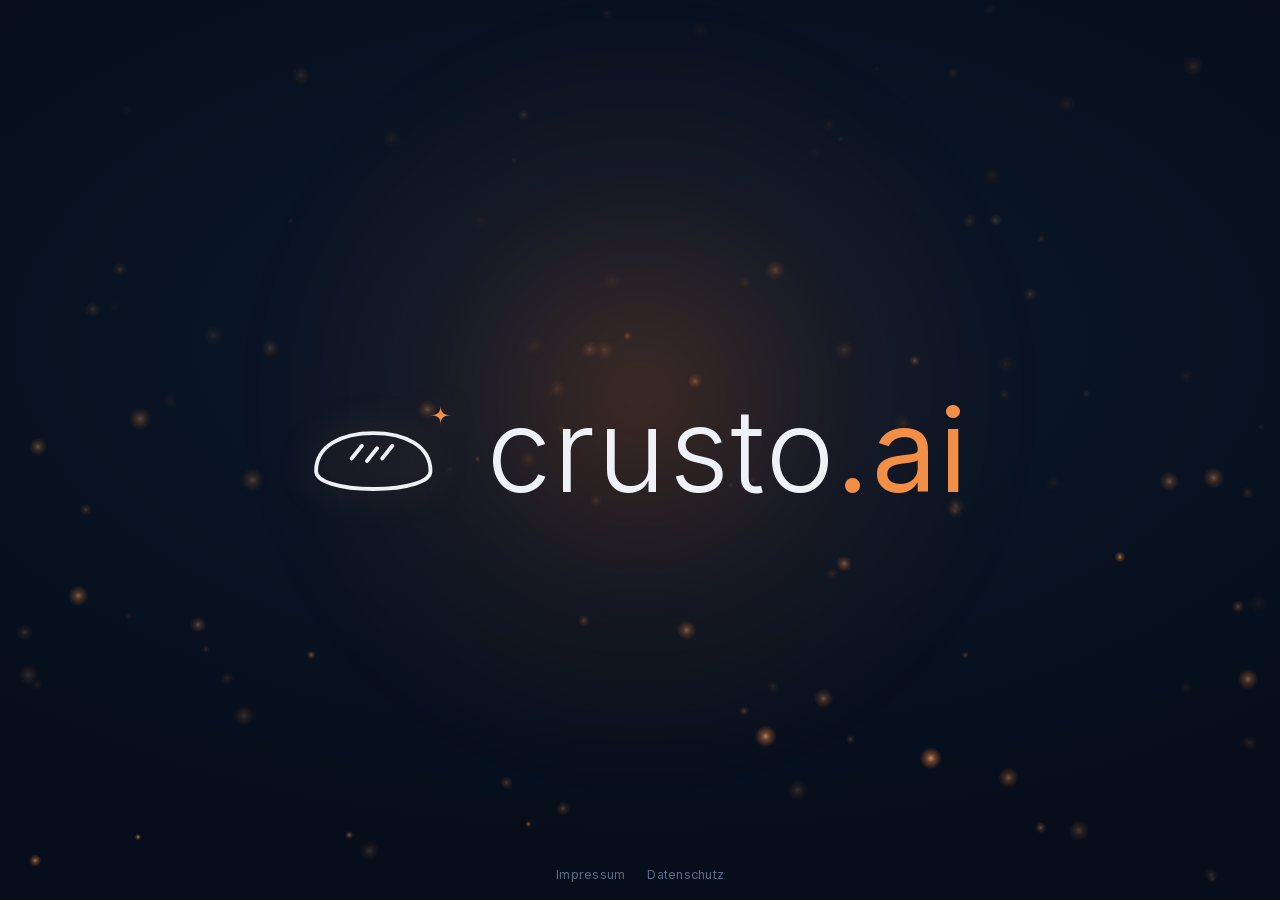
<file: index.html>
<!doctype html>
<html lang="de">
<head>
<meta charset="utf-8">
<meta name="viewport" content="width=device-width, initial-scale=1, viewport-fit=cover">
<!-- GitHub Pages kann keine eigenen Antwort-Header setzen; CSP und Referrer-Policy daher als Meta (frame-ancestors/X-Frame-Options gehen so nicht) -->
<meta http-equiv="Content-Security-Policy" content="default-src 'self'; script-src 'self' 'unsafe-inline'; style-src 'self' 'unsafe-inline'; font-src 'self'; img-src 'self' data:; base-uri 'self'; form-action 'none'">
<meta name="referrer" content="strict-origin-when-cross-origin">
<title>crusto.ai</title>
<meta name="description" content="crusto.ai – das Filial-Backoffice für Bäckereien.">
<meta name="theme-color" content="#060E1B">
<meta property="og:title" content="crusto.ai">
<meta property="og:description" content="Das Filial-Backoffice für Bäckereien.">
<meta property="og:url" content="https://crusto.ai/">
<meta property="og:type" content="website">
<meta property="og:image" content="https://crusto.ai/og-image.png">
<meta property="og:image:width" content="1200">
<meta property="og:image:height" content="630">
<meta property="og:image:alt" content="crusto.ai">
<meta name="twitter:card" content="summary_large_image">
<link rel="icon" href="favicon.ico" sizes="any">
<link rel="icon" href="favicon.svg" type="image/svg+xml">
<link rel="apple-touch-icon" href="apple-touch-icon.png">
<link rel="manifest" href="site.webmanifest">
<link rel="preload" href="fonts/inter-latin-var.woff2" as="font" type="font/woff2" crossorigin>
<style>
  /* Inter lokal statt von Google-Servern (DSGVO) — variable Schrift, Gewichte 100–900 */
  @font-face {
    font-family: "Inter";
    src: url("fonts/inter-latin-var.woff2") format("woff2");
    font-weight: 100 900; font-style: normal; font-display: swap;
  }
  /* Bewusst nur ein Look: Nacht-Navy mit Ofenglut. Farben aus DESIGN.md (Navy 950/800, Akzent 400/500). */
  :root {
    color-scheme: dark;
    --bg: #060E1B;
    --bg-2: #0B182C;
    --ink: #EEF1F6;
    --muted: #7D92B3;
    --accent: #F28E46;
    --accent-deep: #EF6D10;
    --f-sans: "Inter", ui-sans-serif, system-ui, -apple-system, "Segoe UI", sans-serif;
  }
  html, body { height: 100%; }
  body {
    margin: 0;
    background: radial-gradient(120% 90% at 50% 38%, var(--bg-2) 0%, var(--bg) 62%);
    background-color: var(--bg);
    color: var(--ink);
    font-family: var(--f-sans);
    font-feature-settings: "cv02", "cv03", "cv04", "cv11";
    -webkit-font-smoothing: antialiased;
    overflow: hidden;
  }
  canvas { position: fixed; inset: 0; width: 100%; height: 100%; display: block; }

  .glow {
    position: fixed; left: 50%; top: 44%; width: min(900px, 140vw); aspect-ratio: 1; max-width: none;
    transform: translate(-50%, -50%);
    background: radial-gradient(circle, rgba(239, 109, 16, .22) 0%, rgba(239, 109, 16, .06) 32%, transparent 62%);
    filter: blur(20px);
    animation: atmen 7s ease-in-out infinite;
    pointer-events: none;
  }
  @keyframes atmen { 50% { transform: translate(-50%, -50%) scale(1.12); opacity: .75; } }

  main {
    position: relative; z-index: 1; height: 100%;
    display: grid; place-items: center; padding-inline: 20px;
  }
  .stack { display: flex; flex-direction: column; align-items: center; gap: clamp(28px, 5vh, 44px); }

  .lockup { display: flex; align-items: center; gap: clamp(14px, 2.4vw, 26px); }
  .mark { width: clamp(84px, 13vw, 150px); height: auto; overflow: visible; color: var(--ink); filter: drop-shadow(0 0 18px rgba(242, 142, 70, .35)); }
  .wordmark {
    font-weight: 300; letter-spacing: .02em; line-height: 1;
    font-size: clamp(48px, 9.5vw, 116px);
    animation: auf 1s cubic-bezier(.2, .8, .2, 1) backwards 1.1s;
  }
  .wordmark b { font-weight: 400; color: var(--accent); }
  @media (max-width: 460px) { .lockup { flex-direction: column; } }

  .soon { display: flex; flex-direction: column; align-items: center; gap: 18px; }
  .line { width: clamp(120px, 22vw, 220px); height: 1px; background: rgba(125, 146, 179, .25); position: relative; overflow: hidden; animation: breit .9s cubic-bezier(.2, .8, .2, 1) backwards 1.9s; }
  .line::after { content: ""; position: absolute; inset: 0; width: 40%; background: linear-gradient(90deg, transparent, var(--accent), transparent); animation: lauf 2.6s ease-in-out infinite 2.8s; transform: translateX(-100%); }
  @keyframes breit { from { transform: scaleX(0); } }
  @keyframes lauf { to { transform: translateX(260%); } }

  .label { font-weight: 500; font-size: clamp(12px, 1.3vw, 15px); letter-spacing: .5em; margin-right: -.5em; text-transform: uppercase; color: var(--muted); display: flex; }
  .label span { display: inline-block; animation: auf .7s cubic-bezier(.2, .8, .2, 1) backwards; animation-delay: calc(2.1s + var(--i) * 55ms); }
  .label .gap { width: .6em; }
  @keyframes auf { from { opacity: 0; transform: translateY(10px); filter: blur(6px); } }

  /* Laib zeichnet sich, Einschnitte folgen, Stern springt auf und funkelt danach in Ruhe weiter */
  .draw { stroke-dasharray: 1; stroke-dashoffset: 0; animation: zeichnen 1.4s cubic-bezier(.65, 0, .35, 1) backwards .2s; }
  .c1 { animation-duration: .35s; animation-delay: 1.25s; }
  .c2 { animation-duration: .35s; animation-delay: 1.38s; }
  .c3 { animation-duration: .35s; animation-delay: 1.51s; }
  @keyframes zeichnen { from { stroke-dashoffset: 1; } }
  .sparkle { transform-origin: 118px 16px; transform-box: view-box; animation: pop .6s cubic-bezier(.3, 1.6, .5, 1) backwards 1.7s, funkeln 4s ease-in-out infinite 3s; }
  @keyframes pop { from { transform: scale(0) rotate(-60deg); opacity: 0; } }
  @keyframes funkeln { 0%, 80%, 100% { transform: scale(1) rotate(0); } 88% { transform: scale(1.35) rotate(45deg); } }

  .legal {
    position: fixed; left: 0; right: 0; bottom: 0; z-index: 2;
    display: flex; justify-content: center; gap: 22px;
    padding: 0 16px calc(18px + env(safe-area-inset-bottom, 0px));
    font-size: 12.5px; letter-spacing: .02em;
  }
  .legal a { color: rgba(125, 146, 179, .7); text-decoration: none; transition: color .15s; }
  .legal a:hover, .legal a:focus-visible { color: var(--ink); }

  @media (prefers-reduced-motion: reduce) {
    *, *::before, *::after { animation: none !important; }
  }
</style>

</head>
<body>
<canvas id="glut" aria-hidden="true"></canvas>
<div class="glow" aria-hidden="true"></div>

<main>
  <div class="stack">
    <h1 class="lockup" aria-label="crusto.ai" style="margin:0;font-size:inherit">
      <!-- Pfade wörtlich aus CrustoAiLogo.tsx (viewBox 16 4 118 78) -->
      <svg class="mark" viewBox="16 4 118 78" aria-hidden="true">
        <g fill="none" stroke="currentColor" stroke-width="3" stroke-linecap="round" stroke-linejoin="round">
          <path class="draw" pathLength="1" d="M20 60 C20 40 40 30 65 30 C90 30 110 40 110 60 C110 68 92 74 65 74 C38 74 20 68 20 60 Z"/>
          <path class="draw c1" pathLength="1" d="M48 50 L56 40"/>
          <path class="draw c2" pathLength="1" d="M60 52 L68 42"/>
          <path class="draw c3" pathLength="1" d="M72 50 L80 40"/>
        </g>
        <path class="sparkle" fill="#F28E46" d="M118 8 C118 14 120 16 127 16 C120 16 118 18 118 24 C118 18 116 16 109 16 C116 16 118 14 118 8 Z"/>
      </svg>
      <span class="wordmark" aria-hidden="true">crusto<b>.ai</b></span>
    </h1>
  </div>
</main>

<footer class="legal">
  <a href='/impressum'>Impressum</a>
  <a href='/datenschutz'>Datenschutz</a>
</footer>

<script>
  // Aufsteigende Glutfunken: wenige, langsam, mit leichtem Seitenwind. Folgt der Maus ein wenig.
  (function () {
    var still = window.matchMedia && window.matchMedia('(prefers-reduced-motion: reduce)').matches;
    var c = document.getElementById('glut'), ctx = c.getContext('2d');
    var dpr = Math.min(window.devicePixelRatio || 1, 2), W = 0, H = 0, funken = [], mx = 0.5;
    function groesse() {
      W = c.clientWidth; H = c.clientHeight;
      c.width = W * dpr; c.height = H * dpr; ctx.setTransform(dpr, 0, 0, dpr, 0, 0);
    }
    function neu(zufallsHoehe) {
      return {
        x: Math.random() * W,
        y: zufallsHoehe ? Math.random() * H : H + 10,
        r: 0.6 + Math.random() * 1.8,
        v: 0.15 + Math.random() * 0.45,
        phase: Math.random() * Math.PI * 2,
        leben: 0.35 + Math.random() * 0.65
      };
    }
    function start() {
      groesse();
      var anzahl = Math.round(Math.min(140, (W * H) / 11000));
      funken = [];
      for (var i = 0; i < anzahl; i++) funken.push(neu(true));
    }
    function bild(t) {
      ctx.clearRect(0, 0, W, H);
      ctx.globalCompositeOperation = 'lighter';
      for (var i = 0; i < funken.length; i++) {
        var f = funken[i];
        f.y -= f.v;
        f.x += Math.sin(t / 1800 + f.phase) * 0.25 + (mx - 0.5) * 0.35 * f.v;
        if (f.y < -10) funken[i] = f = neu(false);
        var hoehe = 1 - f.y / H;                       // oben verglühen
        var a = Math.max(0, f.leben * (1 - hoehe * 0.9)) * (0.6 + 0.4 * Math.sin(t / 300 + f.phase));
        var g = ctx.createRadialGradient(f.x, f.y, 0, f.x, f.y, f.r * 5);
        g.addColorStop(0, 'rgba(255, 190, 130,' + a.toFixed(3) + ')');
        g.addColorStop(0.35, 'rgba(242, 142, 70,' + (a * 0.55).toFixed(3) + ')');
        g.addColorStop(1, 'rgba(239, 109, 16, 0)');
        ctx.fillStyle = g;
        ctx.beginPath(); ctx.arc(f.x, f.y, f.r * 5, 0, Math.PI * 2); ctx.fill();
      }
      ctx.globalCompositeOperation = 'source-over';
      if (!still) requestAnimationFrame(bild);
    }
    window.addEventListener('resize', start);
    window.addEventListener('pointermove', function (e) { mx = e.clientX / (W || 1); });
    start();
    requestAnimationFrame(bild);
  })();
</script>

</body>
</html>
</file>
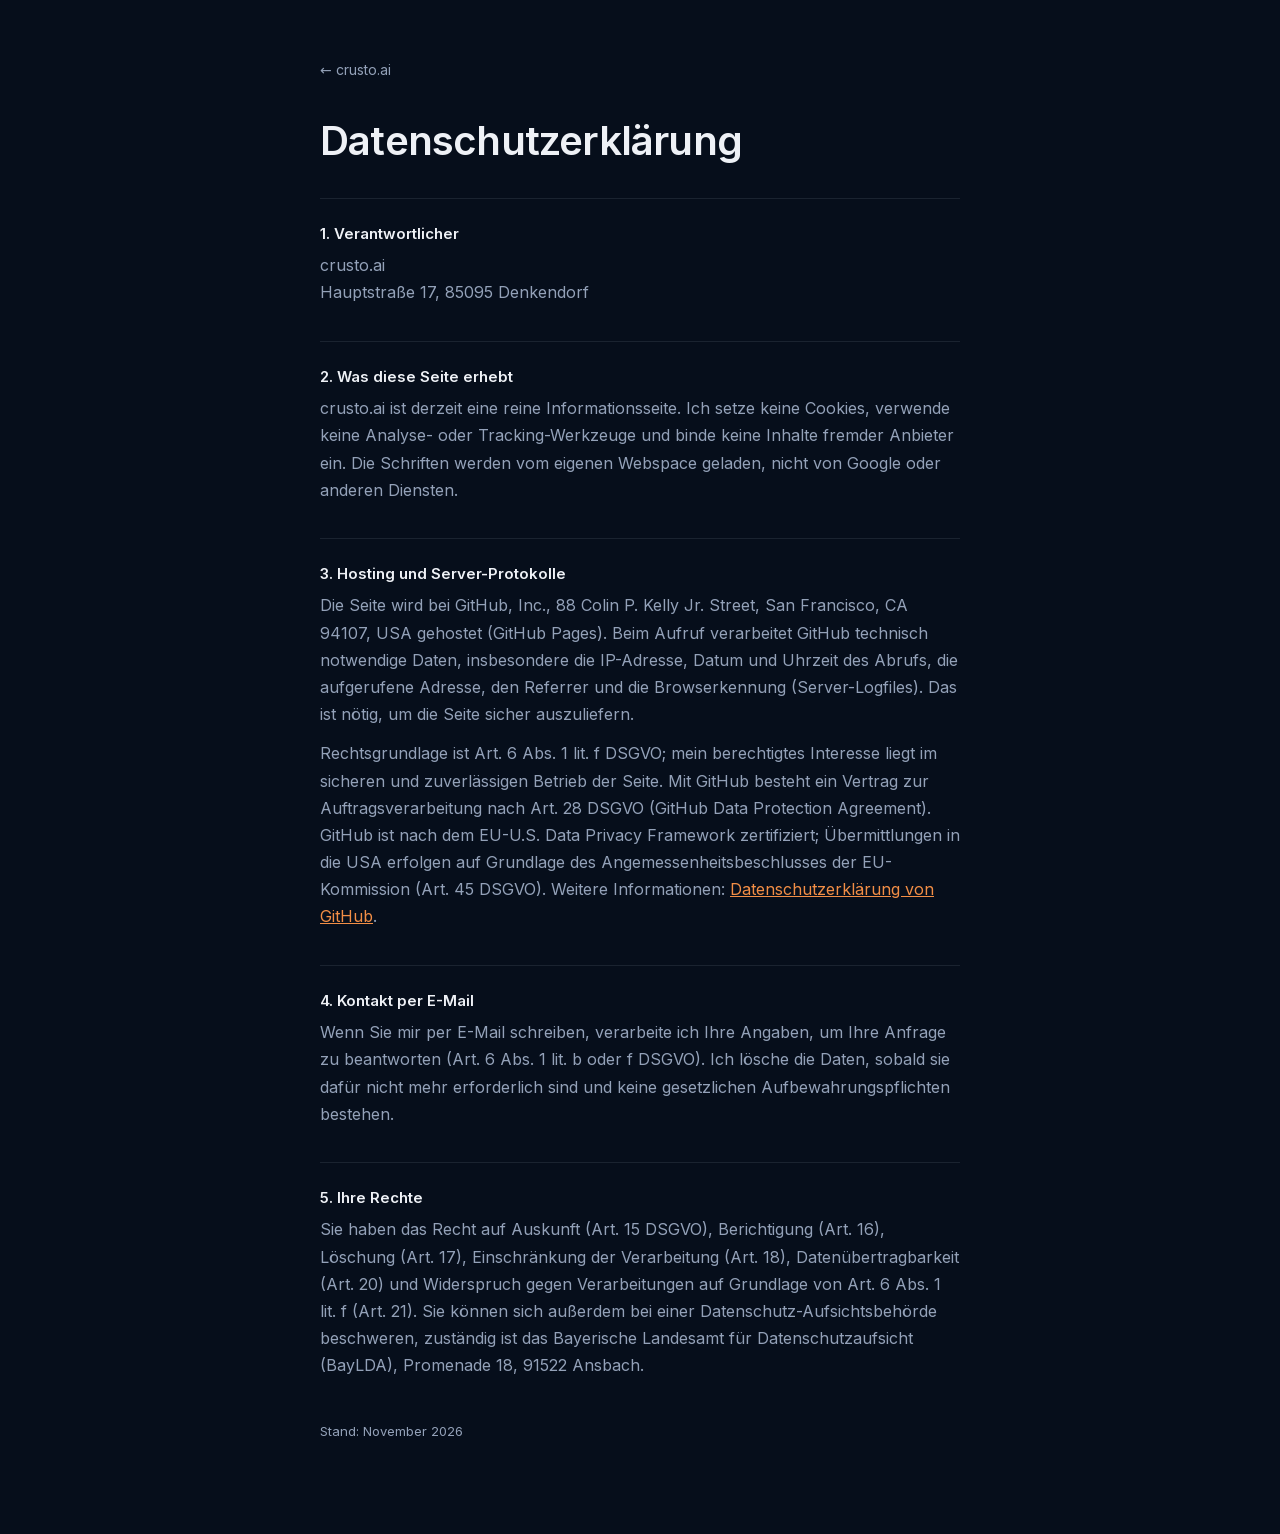
<file: datenschutz.html>
<!doctype html>
<html lang="de">
<head>
<meta charset="utf-8">
<meta name="viewport" content="width=device-width, initial-scale=1, viewport-fit=cover">
<meta http-equiv="Content-Security-Policy" content="default-src 'self'; script-src 'self' 'unsafe-inline'; style-src 'self' 'unsafe-inline'; font-src 'self'; img-src 'self' data:; base-uri 'self'; form-action 'none'">
<meta name="referrer" content="strict-origin-when-cross-origin">
<title>Datenschutz – crusto.ai</title>
<meta name="robots" content="noindex">
<meta name="theme-color" content="#060E1B">
<link rel="icon" href="favicon.ico" sizes="any">
<link rel="icon" href="favicon.svg" type="image/svg+xml">
<link rel="apple-touch-icon" href="apple-touch-icon.png">
<link rel="manifest" href="site.webmanifest">
<link rel="stylesheet" href="rechtliches.css">
</head>
<body>
<main>
  <a class="back" href="./">← crusto.ai</a>
  <h1>Datenschutzerklärung</h1>

  <!--
    VORLAGE – passt zum aktuellen Stand der Seite (reine Infoseite, keine Formulare,
    keine Cookies, kein Tracking, Schriften lokal, Hosting bei GitHub Pages).
    04.11.2026: Abschnitt 3 von Netlify auf GitHub Pages umgeschrieben (Umzug wegen
    eingeblendeter Netlify-Leiste). Vor dem Livegang rechtlich prüfen lassen. Name/E-Mail des Verantwortlichen auf Wunsch
    weggelassen (Art. 13 DSGVO verlangt Kontaktdaten – nachtragen empfohlen).
    Kommt später ein Formular, eine Anmeldung oder ein Analyse-Werkzeug dazu,
    muss diese Erklärung erweitert werden.
  -->

  <h2>1. Verantwortlicher</h2>
  <p>
    crusto.ai<br>
    Hauptstraße 17, 85095 Denkendorf
  </p>

  <h2>2. Was diese Seite erhebt</h2>
  <p>crusto.ai ist derzeit eine reine Informationsseite. Ich setze keine Cookies, verwende keine Analyse- oder Tracking-Werkzeuge und binde keine Inhalte fremder Anbieter ein. Die Schriften werden vom eigenen Webspace geladen, nicht von Google oder anderen Diensten.</p>

  <h2>3. Hosting und Server-Protokolle</h2>
  <p>Die Seite wird bei GitHub, Inc., 88 Colin P. Kelly Jr. Street, San Francisco, CA 94107, USA gehostet (GitHub Pages). Beim Aufruf verarbeitet GitHub technisch notwendige Daten, insbesondere die IP-Adresse, Datum und Uhrzeit des Abrufs, die aufgerufene Adresse, den Referrer und die Browserkennung (Server-Logfiles). Das ist nötig, um die Seite sicher auszuliefern.</p>
  <p>Rechtsgrundlage ist Art. 6 Abs. 1 lit. f DSGVO; mein berechtigtes Interesse liegt im sicheren und zuverlässigen Betrieb der Seite. Mit GitHub besteht ein Vertrag zur Auftragsverarbeitung nach Art. 28 DSGVO (GitHub Data Protection Agreement). GitHub ist nach dem EU-U.S. Data Privacy Framework zertifiziert; Übermittlungen in die USA erfolgen auf Grundlage des Angemessenheitsbeschlusses der EU-Kommission (Art. 45 DSGVO). Weitere Informationen: <a href="https://docs.github.com/de/site-policy/privacy-policies/github-general-privacy-statement">Datenschutzerklärung von GitHub</a>.</p>

  <h2>4. Kontakt per E-Mail</h2>
  <p>Wenn Sie mir per E-Mail schreiben, verarbeite ich Ihre Angaben, um Ihre Anfrage zu beantworten (Art. 6 Abs. 1 lit. b oder f DSGVO). Ich lösche die Daten, sobald sie dafür nicht mehr erforderlich sind und keine gesetzlichen Aufbewahrungspflichten bestehen.</p>

  <h2>5. Ihre Rechte</h2>
  <p>Sie haben das Recht auf Auskunft (Art. 15 DSGVO), Berichtigung (Art. 16), Löschung (Art. 17), Einschränkung der Verarbeitung (Art. 18), Datenübertragbarkeit (Art. 20) und Widerspruch gegen Verarbeitungen auf Grundlage von Art. 6 Abs. 1 lit. f (Art. 21). Sie können sich außerdem bei einer Datenschutz-Aufsichtsbehörde beschweren, zuständig ist das Bayerische Landesamt für Datenschutzaufsicht (BayLDA), Promenade 18, 91522 Ansbach.</p>

  <p class="stand">Stand: November 2026</p>
</main>
</body>
</html>
</file>
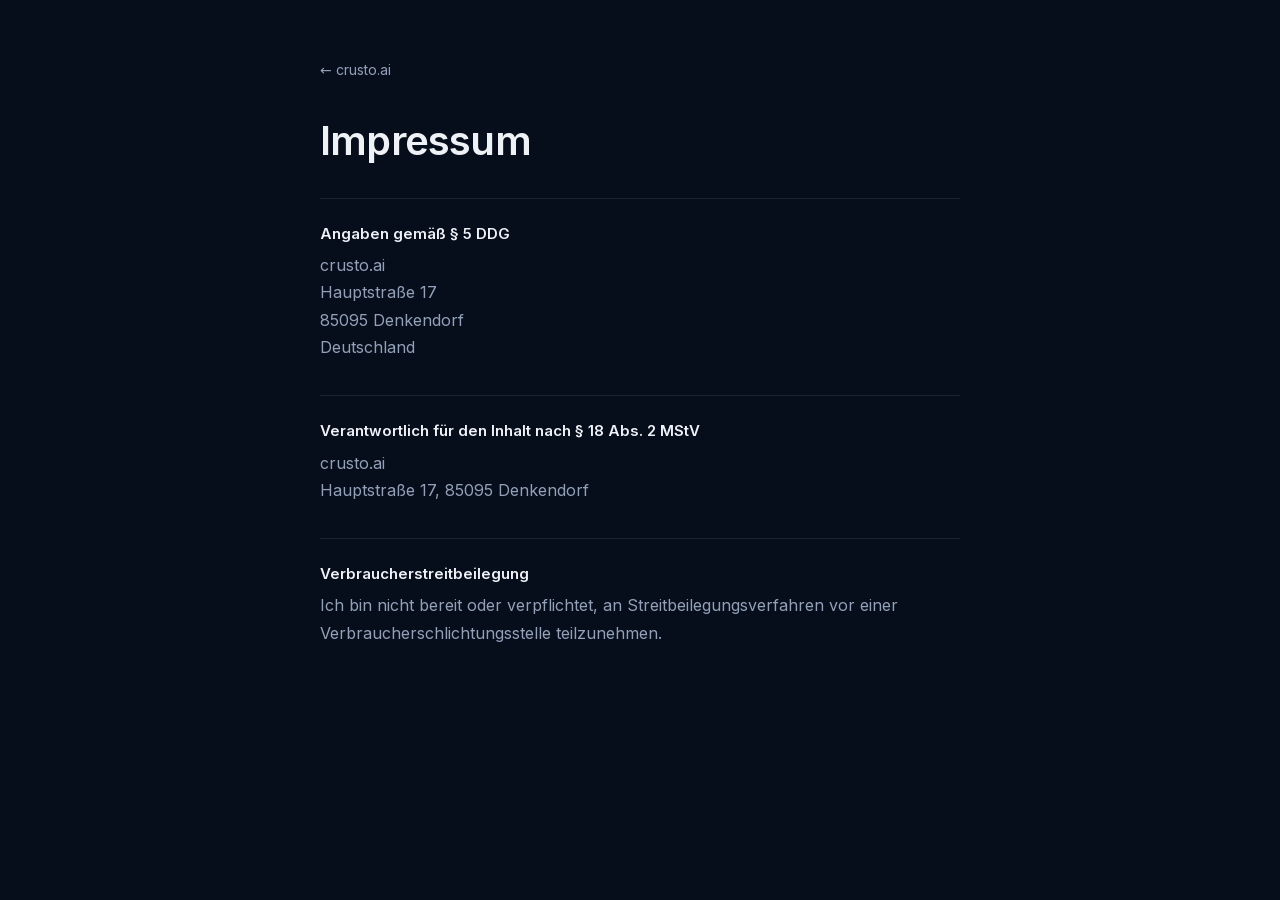
<file: impressum.html>
<!doctype html>
<html lang="de">
<head>
<meta charset="utf-8">
<meta name="viewport" content="width=device-width, initial-scale=1, viewport-fit=cover">
<meta http-equiv="Content-Security-Policy" content="default-src 'self'; script-src 'self' 'unsafe-inline'; style-src 'self' 'unsafe-inline'; font-src 'self'; img-src 'self' data:; base-uri 'self'; form-action 'none'">
<meta name="referrer" content="strict-origin-when-cross-origin">
<title>Impressum – crusto.ai</title>
<meta name="robots" content="noindex">
<meta name="theme-color" content="#060E1B">
<link rel="icon" href="favicon.ico" sizes="any">
<link rel="icon" href="favicon.svg" type="image/svg+xml">
<link rel="apple-touch-icon" href="apple-touch-icon.png">
<link rel="manifest" href="site.webmanifest">
<link rel="stylesheet" href="rechtliches.css">
</head>
<body>
<main>
  <a class="back" href="./">← crusto.ai</a>
  <h1>Impressum</h1>

  <!--
    Betreiber ist eine Privatperson (keine Firma). Pflicht nach § 5 DDG / § 18 MStV:
    vollständiger Vor- und Nachname, ladungsfähige Anschrift, schnelle elektronische
    Kontaktaufnahme (E-Mail) plus ein zweiter direkter Weg (i. d. R. Telefon).
    ACHTUNG (27.09.2026): Name und Kontakt wurden auf Wunsch weggelassen. Ohne Vor- und
    Nachname und ohne E-Mail ist das Impressum nach § 5 DDG unvollständig (abmahnfähig).
  -->

  <h2>Angaben gemäß § 5 DDG</h2>
  <p>
    crusto.ai<br>
    Hauptstraße 17<br>
    85095 Denkendorf<br>
    Deutschland
  </p>

  <h2>Verantwortlich für den Inhalt nach § 18 Abs. 2 MStV</h2>
  <p>
    crusto.ai<br>
    Hauptstraße 17, 85095 Denkendorf
  </p>

  <h2>Verbraucherstreitbeilegung</h2>
  <p>Ich bin nicht bereit oder verpflichtet, an Streitbeilegungsverfahren vor einer Verbraucherschlichtungsstelle teilzunehmen.</p>
</main>
</body>
</html>
</file>
<file: rechtliches.css>
/* Impressum & Datenschutz – ruhig, gut lesbar, im Look der Startseite */
@font-face {
  font-family: "Inter";
  src: url("fonts/inter-latin-var.woff2") format("woff2");
  font-weight: 100 900; font-style: normal; font-display: swap;
}
:root {
  color-scheme: dark;
  --bg: #060E1B;
  --ink: #EEF1F6;
  --muted: #93A1B8;
  --line: rgba(207, 216, 229, .10);
  --accent: #F28E46;
}
* { box-sizing: border-box; }
body {
  margin: 0;
  background: var(--bg);
  color: var(--ink);
  font: 400 16px/1.7 "Inter", ui-sans-serif, system-ui, -apple-system, "Segoe UI", sans-serif;
  -webkit-font-smoothing: antialiased;
}
main { max-width: 680px; margin-inline: auto; padding: 56px 20px 80px; }
.back { display: inline-block; color: var(--muted); text-decoration: none; font-size: 14px; margin-bottom: 36px; }
.back:hover, .back:focus-visible { color: var(--accent); }
h1 { font-size: clamp(30px, 5vw, 40px); font-weight: 600; letter-spacing: -.02em; line-height: 1.15; margin: 0 0 12px; }
h2 { font-size: 15px; font-weight: 600; margin: 34px 0 6px; padding-top: 22px; border-top: 1px solid var(--line); }
p { color: var(--muted); margin: 0 0 12px; }
.stand { margin-top: 40px; font-size: 13px; }
a { color: var(--accent); }
:focus-visible { outline: 2px solid var(--accent); outline-offset: 3px; border-radius: 4px; }
</file>
